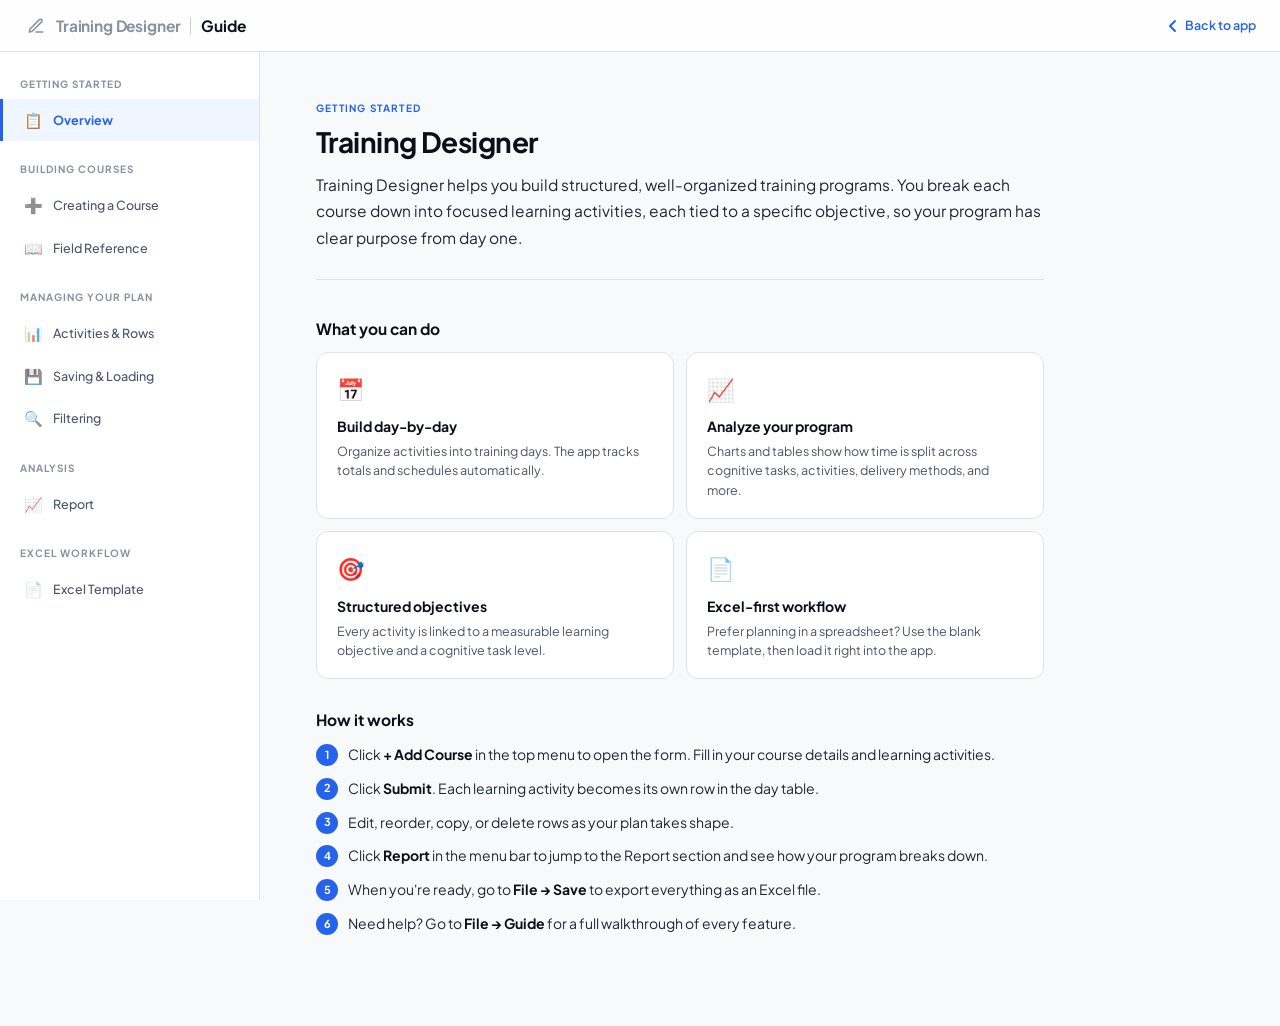
<file: guide/index.html>
<!DOCTYPE html>
<html lang="en">
<head>
  <meta charset="UTF-8">
  <meta name="viewport" content="width=device-width, initial-scale=1.0">
  <title>Training Designer: Guide</title>
  <link rel="icon" type="image/png" sizes="32x32" href="../icon.png" />
  <link rel="preconnect" href="https://fonts.googleapis.com">
  <link rel="preconnect" href="https://fonts.gstatic.com" crossorigin>
  <link href="https://fonts.googleapis.com/css2?family=Plus+Jakarta+Sans:ital,wght@0,300;0,400;0,500;0,600;0,700;1,400&display=swap" rel="stylesheet">
  <link rel="stylesheet" href="style.css">
</head>
<body>

  <!-- Top bar -->
  <header class="topbar">
    <span class="topbar-icon">
      <svg width="18" height="18" viewBox="0 0 24 24" fill="none" stroke="currentColor" stroke-width="2" stroke-linecap="round" stroke-linejoin="round">
        <path d="M12 20h9"/><path d="M16.5 3.5a2.121 2.121 0 0 1 3 3L7 19l-4 1 1-4L16.5 3.5z"/>
      </svg>
    </span>
    <span class="topbar-logo">Training Designer</span>
    <div class="topbar-sep"></div>
    <span class="topbar-title">Guide</span>
    <a href="../index.html" class="topbar-back">
      <svg width="14" height="14" viewBox="0 0 14 14" fill="none"><path d="M9 2L4 7L9 12" stroke="currentColor" stroke-width="2" stroke-linecap="round" stroke-linejoin="round"/></svg>
      Back to app
    </a>
  </header>

  <div class="layout">

    <!-- Sidebar -->
    <nav class="sidebar" id="sidebar">
      <div class="sidebar-section-label">Getting Started</div>
      <div class="nav-item active" data-panel="overview">
        <span class="nav-icon">📋</span> Overview
      </div>

      <div class="sidebar-section-label">Building Courses</div>
      <div class="nav-item" data-panel="creating">
        <span class="nav-icon">➕</span> Creating a Course
      </div>
      <div class="nav-item" data-panel="fields">
        <span class="nav-icon">📖</span> Field Reference
      </div>

      <div class="sidebar-section-label">Managing Your Plan</div>
      <div class="nav-item" data-panel="managing">
        <span class="nav-icon">📊</span> Activities &amp; Rows
      </div>
      <div class="nav-item" data-panel="saving">
        <span class="nav-icon">💾</span> Saving &amp; Loading
      </div>
      <div class="nav-item" data-panel="filtering">
        <span class="nav-icon">🔍</span> Filtering
      </div>

      <div class="sidebar-section-label">Analysis</div>
      <div class="nav-item" data-panel="report">
        <span class="nav-icon">📈</span> Report
      </div>

      <div class="sidebar-section-label">Excel Workflow</div>
      <div class="nav-item" data-panel="template">
        <span class="nav-icon">📄</span> Excel Template
      </div>
    </nav>

    <!-- Main -->
    <main class="main" id="mainContent">

      <!-- ── OVERVIEW ──────────────────────────────────────────── -->
      <section class="panel active" id="overview">
        <div class="panel-eyebrow">Getting Started</div>
        <h1 class="panel-title">Training Designer</h1>
        <p class="panel-lead">Training Designer helps you build structured, well-organized training programs. You break each course down into focused learning activities, each tied to a specific objective, so your program has clear purpose from day one.</p>

        <div class="section">
          <div class="section-title">What you can do</div>
          <div class="overview-grid">
            <div class="overview-card">
              <div class="overview-card-icon">📅</div>
              <div class="overview-card-title">Build day-by-day</div>
              <div class="overview-card-desc">Organize activities into training days. The app tracks totals and schedules automatically.</div>
            </div>
            <div class="overview-card">
              <div class="overview-card-icon">📈</div>
              <div class="overview-card-title">Analyze your program</div>
              <div class="overview-card-desc">Charts and tables show how time is split across cognitive tasks, activities, delivery methods, and more.</div>
            </div>
            <div class="overview-card">
              <div class="overview-card-icon">🎯</div>
              <div class="overview-card-title">Structured objectives</div>
              <div class="overview-card-desc">Every activity is linked to a measurable learning objective and a cognitive task level.</div>
            </div>
            <div class="overview-card">
              <div class="overview-card-icon">📄</div>
              <div class="overview-card-title">Excel-first workflow</div>
              <div class="overview-card-desc">Prefer planning in a spreadsheet? Use the blank template, then load it right into the app.</div>
            </div>
          </div>
        </div>

        <div class="section">
          <div class="section-title">How it works</div>
          <ul class="steps">
            <li>Click <strong>+ Add Course</strong> in the top menu to open the form. Fill in your course details and learning activities.</li>
            <li>Click <strong>Submit</strong>. Each learning activity becomes its own row in the day table.</li>
            <li>Edit, reorder, copy, or delete rows as your plan takes shape.</li>
            <li>Click <strong>Report</strong> in the menu bar to jump to the Report section and see how your program breaks down.</li>
            <li>When you're ready, go to <strong>File &rarr; Save</strong> to export everything as an Excel file.</li>
            <li>Need help? Go to <strong>File &rarr; Guide</strong> for a full walkthrough of every feature.</li>
          </ul>
        </div>
      </section>

      <!-- ── CREATING A COURSE ─────────────────────────────────── -->
      <section class="panel" id="creating">
        <div class="panel-eyebrow">Building Courses</div>
        <h1 class="panel-title">Creating a Course</h1>
        <p class="panel-lead">Each time you submit the form, the app creates one or more rows in your day table. Every learning activity you define becomes its own row.</p>

        <div class="section">
          <div class="section-title">Opening the form</div>
          <p>Click <strong>+ Add Course</strong> in the top menu bar. A form will appear where you can fill in the course details (day, unit, module) and at least one learning activity. When everything looks right, click <strong>Submit</strong>.</p>
        </div>

        <div class="section">
          <div class="section-title">Adding multiple activities</div>
          <p>A single course can contain several learning activities. For example, a module on "Creating a Case in Salesforce" might include a lecture, a navigation practice, and a knowledge check, each as separate activities.</p>
          <p>Click <strong>+ Learning Activity</strong> inside the form to add more. Each one gets its own objective, cognitive task, and duration, and each one becomes a separate row in the table.</p>
          <div class="callout"><strong>Tip:</strong> Use the drag handle (☰) next to each activity block to reorder them inside the form before you submit.</div>
        </div>

        <div class="section">
          <div class="section-title">Editing an existing row</div>
          <p>Click the ✏️ <strong>Edit</strong> button on any row. The form reopens with that row's data already filled in. Make your changes and submit to update it.</p>
          <div class="callout">While you're editing, all other table actions (drag, delete, copy) are disabled. Submit or cancel the edit to re-enable them.</div>
        </div>
      </section>

      <!-- ── FIELD REFERENCE ───────────────────────────────────── -->
      <section class="panel" id="fields">
        <div class="panel-eyebrow">Building Courses</div>
        <h1 class="panel-title">Field Reference</h1>
        <p class="panel-lead">A breakdown of every field in the Add Course form, what it means, and what to enter.</p>

        <div class="card">
          <div class="section-title">Course-level fields</div>
          <p style="margin-bottom:12px;color:var(--ink-tertiary);font-size:var(--text-sm);">These apply to the whole course and are shared by all activities under it.</p>
          <div class="field-row" style="padding-top:0"><span class="field-label">Day</span><span class="field-val">Which training day this course falls on. Enter a number (e.g., 1, 2, 3).</span></div>
          <div class="field-row"><span class="field-label">Unit (Main Topic)</span><span class="field-val">The broad topic that groups related content together. Example: "Salesforce", "Print Products", "Tax Form 1065".</span></div>
          <div class="field-row"><span class="field-label">Module (Subtopic)</span><span class="field-val">A specific subject within the unit. Example: "Creating a Case in Salesforce", "Running Meetings".</span></div>
        </div>

        <div class="card">
          <div class="section-title">Activity-level fields</div>
          <p style="margin-bottom:12px;color:var(--ink-tertiary);font-size:var(--text-sm);">Each learning activity has its own set of these fields.</p>
          <div class="field-row" style="padding-top:0"><span class="field-label">Duration</span><span class="field-val">How long this activity takes, in minutes.</span></div>
          <div class="field-row"><span class="field-label">Link <span style="font-weight:400;color:var(--ink-muted);font-size:var(--text-xs)">(optional)</span></span><span class="field-val">A URL to an external resource. If provided, it shows as a clickable link in the Media column. Must start with http:// or https://.</span></div>
          <div class="field-row"><span class="field-label">Plan</span><span class="field-val">The intended action for this row when reviewing or updating the program. Rows marked <strong>Remove</strong> are excluded from total duration calculations.</span></div>
          <div class="field-row"><span class="field-label">Notes <span style="font-weight:400;color:var(--ink-muted);font-size:var(--text-xs)">(optional)</span></span><span class="field-val">Any extra context that may affect delivery or future updates. Only visible in the exported Excel file.</span></div>
        </div>

        <div class="card">
          <div class="section-title">Learning Objective</div>
          <p>A clear, measurable statement of what learners should be able to do after completing this activity. Write it as an action. Examples:</p>
          <ul style="margin-top:8px;">
            <li>Verify customer identity using the two-step authentication process</li>
            <li>Locate specific legal cases using Westlaw's search tools</li>
            <li>Explain what common error messages mean during financial statement uploads</li>
          </ul>
        </div>

        <div class="card">
          <div class="section-title">Cognitive Task</div>
          <p>The level of thinking this activity requires. These build on each other, from simple recall to complex creation.</p>
          <div class="field-row" style="padding-top:6px"><span class="field-label">Remember</span><span class="field-val">Recall facts, rules, or steps exactly as learned. <em>Example: List the required fields on a case form.</em></span></div>
          <div class="field-row"><span class="field-label">Explain</span><span class="field-val">Describe how something works or restate it in your own words. <em>Example: Explain why a case gets escalated.</em></span></div>
          <div class="field-row"><span class="field-label">Apply</span><span class="field-val">Use what you've learned to complete a task in a new situation. <em>Example: Create a new case following the standard workflow.</em></span></div>
          <div class="field-row"><span class="field-label">Evaluate</span><span class="field-val">Analyze a situation and make a judgment call. <em>Example: Decide whether to escalate or resolve a case based on its details.</em></span></div>
          <div class="field-row"><span class="field-label">Create</span><span class="field-val">Combine concepts to develop something original. <em>Example: Design a custom workflow for handling a new case type.</em></span></div>
        </div>

        <div class="card">
          <div class="section-title">Learner Activity</div>
          <p>What the learner will actually be doing during this activity. Activities are organized into six groups based on the learner's cognitive role — not by topic or task level.</p>

          <div style="margin-top:16px;">
            <div style="font-size:var(--text-sm);font-weight:600;color:var(--ink-primary);margin-bottom:3px;">Receptive Instruction</div>
            <p style="margin-bottom:8px;color:var(--ink-tertiary);font-size:var(--text-sm);">The learner receives and absorbs information without being required to produce, decide, or perform.</p>
            <div class="chips">
              <span class="chip">Lecture Participation</span>
              <span class="chip">Video / Recording Review</span>
              <span class="chip">Reading</span>
              <span class="chip">Podcast / Audio Review</span>
              <span class="chip">eLearning - Read, Watch, Listen</span>
            </div>
          </div>

          <div style="margin-top:14px;">
            <div style="font-size:var(--text-sm);font-weight:600;color:var(--ink-primary);margin-bottom:3px;">Meaning Making</div>
            <p style="margin-bottom:8px;color:var(--ink-tertiary);font-size:var(--text-sm);">The learner actively organizes, connects, and makes sense of received information through reflection, questioning, or restructuring.</p>
            <div class="chips">
              <span class="chip">eLearning - Interactive</span>
              <span class="chip">Q&amp;A with Instructor / Expert</span>
              <span class="chip">Recap &amp; Debrief</span>
              <span class="chip">Reflection</span>
              <span class="chip">Facilitated Group Activity</span>
              <span class="chip">Concept Mapping / Mind Mapping</span>
              <span class="chip">Pre-Training / Advance Organizer</span>
            </div>
          </div>

          <div style="margin-top:14px;">
            <div style="font-size:var(--text-sm);font-weight:600;color:var(--ink-primary);margin-bottom:3px;">Guided Practice</div>
            <p style="margin-bottom:8px;color:var(--ink-tertiary);font-size:var(--text-sm);">The learner performs a task or applies a skill with structure and support available before being expected to work independently.</p>
            <div class="chips">
              <span class="chip">Worked Example Review</span>
              <span class="chip">eLearning - Simulate &amp; Practice</span>
              <span class="chip">Software / Tool Practice</span>
              <span class="chip">Documentation Practice</span>
              <span class="chip">Job Aid &amp; Reference Lookup Practice</span>
              <span class="chip">Shadowing &amp; Job Observation</span>
            </div>
          </div>

          <div style="margin-top:14px;">
            <div style="font-size:var(--text-sm);font-weight:600;color:var(--ink-primary);margin-bottom:3px;">Applied &amp; Social Learning</div>
            <p style="margin-bottom:8px;color:var(--ink-tertiary);font-size:var(--text-sm);">The learner performs in realistic, collaborative, or reduced-scaffolding contexts where peers, scenarios, or real work are the medium of instruction.</p>
            <div class="chips">
              <span class="chip">Role Play / Mock Conversation</span>
              <span class="chip">Scenario-Based Exercise</span>
              <span class="chip">Live Group Discussion</span>
              <span class="chip">Asynchronous Group Discussion</span>
              <span class="chip">Peer Teaching</span>
              <span class="chip">Live Customer Practice</span>
              <span class="chip">Mentorship / Coaching</span>
              <span class="chip">Meet &amp; Greet</span>
              <span class="chip">Icebreaker</span>
            </div>
          </div>

          <div style="margin-top:14px;">
            <div style="font-size:var(--text-sm);font-weight:600;color:var(--ink-primary);margin-bottom:3px;">Assessment</div>
            <p style="margin-bottom:8px;color:var(--ink-tertiary);font-size:var(--text-sm);">The learner demonstrates knowledge or skill for the purpose of verification rather than development, ranging from low-stakes checks to high-stakes summative evaluation.</p>
            <div class="chips">
              <span class="chip">Knowledge Check</span>
              <span class="chip">Self Assessment</span>
              <span class="chip">Peer Assessment</span>
              <span class="chip">Procedural Skills Assessment</span>
              <span class="chip">Written Graded Assessment</span>
              <span class="chip">Graded Practice Conversation</span>
            </div>
          </div>

          <div style="margin-top:14px;">
            <div style="font-size:var(--text-sm);font-weight:600;color:var(--ink-primary);margin-bottom:3px;">Engagement &amp; Motivation</div>
            <p style="margin-bottom:8px;color:var(--ink-tertiary);font-size:var(--text-sm);">These activities serve social, emotional, and motivational functions that enable learning rather than constitute it directly.</p>
            <div class="chips">
              <span class="chip">Learning Game</span>
              <span class="chip">Meet &amp; Greet</span>
              <span class="chip">Icebreaker</span>
            </div>
          </div>
        </div>

        <div class="card">
          <div class="section-title">Delivery Method</div>
          <p>How the learning experience is structured and delivered to the learner.</p>
          <div class="field-row" style="padding-top:6px"><span class="field-label">Instructor-Led</span><span class="field-val">A trainer guides the session in real time with direct interaction and feedback.</span></div>
          <div class="field-row"><span class="field-label">Self-Paced</span><span class="field-val">Learners work through the material independently, at their own speed.</span></div>
          <div class="field-row"><span class="field-label">On-the-Job Training</span><span class="field-val">Learning happens through supervised practice in actual work situations.</span></div>
          <div class="field-row"><span class="field-label">Microlearning</span><span class="field-val">Short, focused lessons designed to be completed quickly and applied right away.</span></div>
        </div>

        <div class="card">
          <div class="section-title">Media</div>
          <p>The material or platform the learner interacts with during this activity. Media options are organized into six groups.</p>

          <div style="margin-top:16px;">
            <div style="font-size:var(--text-sm);font-weight:600;color:var(--ink-primary);margin-bottom:3px;">Documents &amp; Text</div>
            <p style="margin-bottom:8px;color:var(--ink-tertiary);font-size:var(--text-sm);">Static text-based materials the learner reads, references, or writes in.</p>
            <div class="chips">
              <span class="chip">Text Document</span>
              <span class="chip">Spreadsheet</span>
              <span class="chip">Activity Sheet / Workbook</span>
              <span class="chip">Online Article / Web Page</span>
            </div>
          </div>

          <div style="margin-top:14px;">
            <div style="font-size:var(--text-sm);font-weight:600;color:var(--ink-primary);margin-bottom:3px;">Visual Presentation</div>
            <p style="margin-bottom:8px;color:var(--ink-tertiary);font-size:var(--text-sm);">Slide-based or graphic materials that communicate primarily through visual organization.</p>
            <div class="chips">
              <span class="chip">Slideshow</span>
              <span class="chip">Infographic / Visual Aid</span>
            </div>
          </div>

          <div style="margin-top:14px;">
            <div style="font-size:var(--text-sm);font-weight:600;color:var(--ink-primary);margin-bottom:3px;">Audio &amp; Video</div>
            <p style="margin-bottom:8px;color:var(--ink-tertiary);font-size:var(--text-sm);">Pre-produced one-way media the learner watches or listens to.</p>
            <div class="chips">
              <span class="chip">Audio Recording / Podcast</span>
              <span class="chip">Recorded Lecture</span>
              <span class="chip">Produced Instructional Video</span>
            </div>
          </div>

          <div style="margin-top:14px;">
            <div style="font-size:var(--text-sm);font-weight:600;color:var(--ink-primary);margin-bottom:3px;">Interactive Digital</div>
            <p style="margin-bottom:8px;color:var(--ink-tertiary);font-size:var(--text-sm);">Digital tools and platforms that require active learner input and respond with feedback or branching.</p>
            <div class="chips">
              <span class="chip">eLearning Module</span>
              <span class="chip">Quiz / Survey</span>
              <span class="chip">Live System / Application</span>
              <span class="chip">Digital Workspace / Notebook</span>
            </div>
          </div>

          <div style="margin-top:14px;">
            <div style="font-size:var(--text-sm);font-weight:600;color:var(--ink-primary);margin-bottom:3px;">Collaborative &amp; Social</div>
            <p style="margin-bottom:8px;color:var(--ink-tertiary);font-size:var(--text-sm);">Shared platforms and channels that enable learners to co-create, discuss, and learn with others.</p>
            <div class="chips">
              <span class="chip">Collaborative Platform</span>
              <span class="chip">Discussion Channel</span>
            </div>
          </div>

          <div style="margin-top:14px;">
            <div style="font-size:var(--text-sm);font-weight:600;color:var(--ink-primary);margin-bottom:3px;">Live &amp; Experiential</div>
            <p style="margin-bottom:8px;color:var(--ink-tertiary);font-size:var(--text-sm);">Real-time human or immersive media that cannot be replicated through recorded or digital formats.</p>
            <div class="chips">
              <span class="chip">Guest Speaker / SME Session</span>
              <span class="chip">VR / AR</span>
            </div>
          </div>
        </div>

        <div class="card">
          <div class="section-title">Content Type</div>
          <p>What kind of knowledge or skill this activity covers. The type affects how it maps against cognitive tasks in the report.</p>
          <div class="field-row" style="padding-top:6px">
            <span class="field-label">Facts / Concepts <span class="stag" style="font-size:9px;padding:1px 6px;">Info</span></span>
            <span class="field-val">Foundational knowledge that needs to be remembered and understood.</span>
          </div>
          <div class="field-row">
            <span class="field-label">Workflows <span class="stag" style="font-size:9px;padding:1px 6px;">Info</span></span>
            <span class="field-val">Multi-step processes that show how tasks or roles connect end-to-end.</span>
          </div>
          <div class="field-row">
            <span class="field-label">Software / Tools <span class="stag" style="font-size:9px;padding:1px 6px;">Procedural</span></span>
            <span class="field-val">Step-by-step instructions for using a specific application or tool.</span>
          </div>
          <div class="field-row">
            <span class="field-label">Communication Skills <span class="stag" style="font-size:9px;padding:1px 6px;">Procedural</span></span>
            <span class="field-val">Standard protocols for handling customer interactions consistently.</span>
          </div>
          <div class="field-row">
            <span class="field-label">Software / Tools <span class="stag" style="font-size:9px;padding:1px 6px;">Problem-Solving</span></span>
            <span class="field-val">Troubleshooting principles for diagnosing and fixing technical issues.</span>
          </div>
          <div class="field-row">
            <span class="field-label">Communication Skills <span class="stag" style="font-size:9px;padding:1px 6px;">Problem-Solving</span></span>
            <span class="field-val">Strategies for handling unique or complex customer situations.</span>
          </div>
        </div>
      </section>

      <!-- ── MANAGING ───────────────────────────────────────────── -->
      <section class="panel" id="managing">
        <div class="panel-eyebrow">Managing Your Plan</div>
        <h1 class="panel-title">Activities &amp; Rows</h1>
        <p class="panel-lead">Every submitted activity becomes a row in the day table. You can edit, reorder, duplicate, or remove any row at any time.</p>

        <div class="card">
          <div class="section-title">Row action buttons</div>
          <p style="margin-bottom:10px;color:var(--ink-tertiary);font-size:var(--text-sm);">Each row has four action buttons on the right side.</p>
          <div class="field-row" style="padding-top:0"><span class="field-label">✏️ Edit</span><span class="field-val">Reopens the form with this row's data so you can modify any field.</span></div>
          <div class="field-row"><span class="field-label">📋 Copy</span><span class="field-val">Creates an exact duplicate of the row directly below it.</span></div>
          <div class="field-row"><span class="field-label">🗑️ Delete</span><span class="field-val">Permanently removes the row from your training plan.</span></div>
          <div class="field-row"><span class="field-label">☰ Drag</span><span class="field-val">Click and hold to move a row up or down within its day, or drag it into a different day's table.</span></div>
        </div>

        <div class="card">
          <div class="section-title">Selecting rows &amp; bulk actions</div>
          <p>Use the checkbox on any row to select it. You can also check the box in the day header to select every row in that day at once.</p>
          <p>Once rows are selected, a <strong>Manage Selected</strong> dropdown appears in the menu bar with these options:</p>
          <div class="chips" style="margin-top:10px;">
            <span class="chip">Copy Selected</span>
            <span class="chip">Move Selected</span>
            <span class="chip">Delete Selected</span>
          </div>
          <div class="callout" style="margin-top:12px;">While rows are selected, individual row actions (edit, copy, delete, drag) and the Add Course button are disabled. Deselect all rows to re-enable them.</div>
        </div>

        <div class="card">
          <div class="section-title">Table visual indicators</div>
          <div class="field-row" style="padding-top:0"><span class="field-label">Dashed line</span><span class="field-val">Activities that share the same unit and module are grouped together with dashed borders between them.</span></div>
          <div class="field-row"><span class="field-label">Solid line</span><span class="field-val">A solid border marks where one course group ends and another begins.</span></div>
          <div class="field-row"><span class="field-label">Gray row</span><span class="field-val">A scheduled break. Break rows can be edited (to change duration), copied, deleted, and dragged just like regular rows.</span></div>
        </div>

        <div class="card">
          <div class="section-title">Breaks</div>
          <p>Click <strong>+ Add Break</strong> below any day table to insert a break row. You'll be asked for the duration in minutes. Breaks can be repositioned by dragging.</p>
          <p>Use <strong>Hide Breaks</strong> in the menu to temporarily collapse all break rows from view. Use <strong>Delete Breaks</strong> to remove them all at once.</p>
        </div>

        <div class="card">
          <div class="section-title">Total Duration</div>
          <p>Shown at the bottom of each day table. This is the sum of all activity durations for that day, displayed as both minutes and decimal hours (e.g., <em>240 min | 4 hrs</em>). Rows with the Plan set to <strong>Remove</strong> are automatically excluded from this total.</p>
        </div>

        <div class="card">
          <div class="section-title">Undo</div>
          <p>The <strong>↺</strong> button in the top menu bar lets you undo the last action. You can also press <strong>Ctrl+Z</strong> (or Cmd+Z on Mac). The app keeps up to 20 levels of undo history.</p>
          <p>Undo covers: adding, editing, or deleting activities, copying or moving rows, reordering via drag-and-drop, adding or deleting breaks, changing start time, editing product/program names, resetting, and loading a file.</p>
          <div class="callout">Undo is disabled while you're adding or editing a course. Submit or cancel the form first.</div>
        </div>

        <div class="card">
          <div class="section-title">Selection tally</div>
          <p>When you select rows using checkboxes, a floating counter appears on the right side of the screen showing the total number of selected rows and their combined duration in minutes and hours. Rows marked as <strong>Remove</strong> in the Plan column are excluded from the duration total.</p>
        </div>
      </section>

      <!-- ── SAVING ────────────────────────────────────────────── -->
      <section class="panel" id="saving">
        <div class="panel-eyebrow">Managing Your Plan</div>
        <h1 class="panel-title">Saving &amp; Loading</h1>
        <p class="panel-lead">Export your training plan as a structured Excel file, or load a previously saved file to pick up where you left off.</p>

        <div class="card">
          <div class="section-title">How to save</div>
          <p>Go to <strong>File &rarr; Save</strong> in the top menu. The save dialog lets you optionally include a date, time, and time zone in the exported file.</p>
          <p>Before saving, make sure to set your <strong>Product Name</strong> and <strong>Training Program</strong> name. You can do this by clicking the name text next to the <strong>Design</strong> or <strong>Report</strong> header. A modal will appear where you can enter or update both names. You can save without names, but the Excel fields will be empty.</p>
          <div class="field-row" style="margin-top:10px;padding-top:0"><span class="field-label">Add Date &amp; Time</span><span class="field-val">Check this box to include a start date, time, and time zone in your exported file. Useful if your team needs a concrete schedule.</span></div>
        </div>

        <div class="card">
          <div class="section-title">File naming</div>
          <p>File names are generated automatically based on your product name, program name, and a UTC timestamp. This keeps your files organized and easy to track across versions.</p>
          <code class="mono">Customer_Service__Engage_Connect__20250218_1324Z.xlsx</code>
          <div class="callout callout-warn"><strong>Important:</strong> Don't rename files manually. The naming convention is designed for version control, and changing it can make it harder to identify the current version.</div>
        </div>

        <div class="card">
          <div class="section-title">Product and program names</div>
          <p>Your product and program names appear next to the <strong>Design</strong> and <strong>Report</strong> headers. Click them at any time to open the edit modal and update the names. When no names are set, a placeholder <em>Product Name: Training Program</em> is shown.</p>
          <p>When you load a file, any names stored in the Excel are imported automatically. If the file has no names, the placeholder appears and you can set them by clicking.</p>
          <p>Name changes are covered by <strong>undo</strong>, so you can revert them if needed.</p>
        </div>

        <div class="card">
          <div class="section-title">Loading a file</div>
          <p>Go to <strong>File &rarr; Load</strong> and select a previously saved <kbd>.xlsx</kbd> file. The app reads the data and rebuilds your day tables, charts, and reports automatically.</p>
          <div class="callout callout-warn">Loading a file replaces everything currently in the app. Make sure to save your current work first if you haven't already.</div>
        </div>
      </section>

      <!-- ── FILTERING ────────────────────────────────────────────── -->
      <section class="panel" id="filtering">
        <div class="panel-eyebrow">Managing Your Plan</div>
        <h1 class="panel-title">Filtering</h1>
        <p class="panel-lead">Narrow down the activities shown in your day tables to focus on specific criteria. Filters affect only the day tables &mdash; the Report section always reflects the full, unfiltered data set.</p>

        <div class="card">
          <div class="section-title">Opening the filter</div>
          <p>Click the <strong>Filter</strong> button in the top menu bar. It appears once you have at least one activity in your plan. A modal opens with all available filter options.</p>
          <p>When filters are active, the Filter button shows a small blue dot indicator so you always know filtering is on.</p>
        </div>

        <div class="card">
          <div class="section-title">Filter types</div>
          <p>The filter modal groups filters by the type of data in each column.</p>
          <div class="field-row"><span class="field-label">Text search</span><span class="field-val">Type to search within Unit, Module, or Learning Objective. Matches are case-insensitive and partial &mdash; typing &ldquo;sales&rdquo; will match &ldquo;Salesforce&rdquo; or &ldquo;Sales Coaching&rdquo;.</span></div>
          <div class="field-row"><span class="field-label">Chip selectors</span><span class="field-val">Click one or more chips to filter by Cognitive Task, Learner Activity, Delivery Method, Media, or Type of Content. Selecting multiple chips in a category shows rows matching any of the selected values.</span></div>
          <div class="field-row"><span class="field-label">Grouped chips</span><span class="field-val">Learner Activity and Media chips are organized into named groups. Click a group chip to select or deselect all items in that group at once. When every item in a group is individually selected, the group chip highlights automatically.</span></div>
          <div class="field-row"><span class="field-label">Plan</span><span class="field-val">Filter by plan status (Keep, Remove, etc.). This section only appears when the Planner is active.</span></div>
          <div class="field-row"><span class="field-label">Duration range</span><span class="field-val">Set a minimum and/or maximum duration in minutes to show only activities within that range.</span></div>
        </div>

        <div class="card">
          <div class="section-title">Filter bar</div>
          <p>When filters are applied, a bar appears below the navigation showing your active filters as labeled tags. This gives you a quick summary of what&rsquo;s currently filtered without reopening the modal.</p>
          <p>Click <strong>Clear All</strong> on the right side of the filter bar to remove all filters at once. You can also clear all filters from within the modal using the <strong>Clear All Filters</strong> link at the bottom left.</p>
        </div>

        <div class="card">
          <div class="section-title">Filtered duration</div>
          <p>While filters are active, each day table&rsquo;s Total Duration updates to reflect only the visible (matching) rows. The number turns blue and shows a <em>(filtered)</em> label so you can tell at a glance that you&rsquo;re looking at a subset.</p>
        </div>

        <div class="card">
          <div class="section-title">How breaks are handled</div>
          <p>Break rows are only shown when your filters are purely duration-based. If any column-specific filter is active (such as Cognitive Task or Delivery Method), breaks are automatically hidden since those fields don&rsquo;t apply to them.</p>
        </div>

        <div class="callout">Filters persist while you edit, drag, or add activities. They are automatically cleared when you reset the app or remove all activities.</div>
      </section>

      <!-- ── REPORT ────────────────────────────────────────────── -->
      <section class="panel" id="report">
        <div class="panel-eyebrow">Analysis</div>
        <h1 class="panel-title">Report</h1>
        <p class="panel-lead">A detailed breakdown of your training program that helps you spot patterns, imbalances, and opportunities to improve your design.</p>

        <div class="card">
          <div class="section-title">Getting there</div>
          <p>Click the <strong>Report ↓</strong> button in the top menu to jump straight to the Report section. Once you're there, the button changes to <strong>Design ↑</strong> to bring you back to the day tables.</p>
        </div>

        <div class="card">
          <div class="section-title">Numerical tables</div>
          <p>Each report category (Cognitive Task, Learner Activity, Delivery Method, Media, Content Type) gets its own table showing:</p>
          <div class="field-row" style="margin-top:8px;padding-top:0"><span class="field-label">Count</span><span class="field-val">How many activities use that category.</span></div>
          <div class="field-row"><span class="field-label">Duration</span><span class="field-val">Total minutes spent on that category.</span></div>
          <div class="field-row"><span class="field-label">Time %</span><span class="field-val">What percentage of total program time it represents.</span></div>
          <p style="margin-top:10px;">The Learner Activity and Media tables include a <strong>Group</strong> column as the first column, showing which group each item belongs to. Column headers use the specific term for each table — Activity, Media, Method, Type, or Task — rather than a generic label.</p>
          <p style="margin-top:10px;">Click <strong>Show Days</strong> above any table to filter by specific training days for a more focused view.</p>
        </div>

        <div class="card">
          <div class="section-title">Donut charts</div>
          <p>A quick visual snapshot of how time is distributed across each category. The center shows the dominant category and its percentage. Hover over any slice for details. Useful for spotting when one category dominates or another is underrepresented.</p>
          <p style="margin-top:10px;">The Learner Activity and Media charts show <strong>group-level distribution</strong> — each of the six slices represents a group, not an individual item. The other charts (Cognitive Task, Delivery Method, Content Type) show individual item slices as before.</p>
        </div>

        <div class="card">
          <div class="section-title">Line charts</div>
          <p>These appear automatically when your program spans multiple days. The X-axis shows training days and the Y-axis shows minutes per category per day.</p>
          <p>Use these to see how emphasis shifts over time. For example, you might check whether cognitive complexity increases as the program progresses, or whether instructor-led time tapers off as learners gain independence.</p>
        </div>

        <div class="card">
          <div class="section-title">Content Type vs. Cognitive Tasks</div>
          <p>A cross-reference table at the bottom of the report. It shows how your content types (Information, Procedural, Problem-Solving) map against each cognitive task level (Remember through Create). The Procedural and Problem-Solving columns distinguish between <strong>Software / Tools</strong> and <strong>Communication Skills</strong> subtypes. This helps you confirm that your program challenges learners appropriately across different types of content.</p>
        </div>
      </section>

      <!-- ── TEMPLATE ──────────────────────────────────────────── -->
      <section class="panel" id="template">
        <div class="panel-eyebrow">Excel Workflow</div>
        <h1 class="panel-title">Excel Template</h1>
        <p class="panel-lead">If you prefer to plan in Excel first, download the blank template. It comes with dropdown menus already built into the key columns, so your data stays compatible with the app.</p>

        <div class="card">
          <div class="section-title">Columns with dropdown validation</div>
          <p>These columns have built-in list validation to keep your entries consistent when you load the file into Training Designer:</p>
          <div class="chips" style="margin-top:10px;">
            <span class="chip">Cognitive Task</span>
            <span class="chip">Learner Activity</span>
            <span class="chip">Delivery Method</span>
            <span class="chip">Media</span>
            <span class="chip">Content Type</span>
            <span class="chip">Plan</span>
          </div>
        </div>

        <div class="card">
          <div class="section-title">Loading your Excel file into the app</div>
          <ul class="steps">
            <li>Fill in the template in Excel. Each row represents one learning activity.</li>
            <li>Save the file. Keep the column headers exactly as they are.</li>
            <li>In Training Designer, go to <strong>File &rarr; Load</strong> and select your file.</li>
            <li>The app reads your data and generates day tables, reports, and charts automatically.</li>
          </ul>
          <div class="callout callout-warn" style="margin-top:8px;"><strong>Important:</strong> Do not rename, reorder, or delete any column headers. The load function maps your data by matching header names exactly.</div>
        </div>

        <div class="card">
          <div class="section-title">Download the template</div>
          <p>Get the blank Excel template with all columns and dropdown validation ready to use.</p>
          <p style="margin-top:12px;">
            <a href="../Training Designer Blank Template.xlsx" download="Training Designer Blank Template.xlsx" id="downloadTemplateLink" style="display:inline-flex;align-items:center;gap:6px;background:var(--ink-primary);color:var(--surface-0);padding:10px 20px;border-radius:var(--radius-sm);text-decoration:none;font-size:var(--text-sm);font-weight:600;transition:all 0.15s;box-shadow:var(--shadow-sm);" onmouseover="this.style.background='var(--ink-secondary)';this.style.transform='translateY(-1px)'" onmouseout="this.style.background='var(--ink-primary)';this.style.transform='translateY(0)'">
              <svg width="14" height="14" viewBox="0 0 14 14" fill="none"><path d="M7 1v9M3 7l4 4 4-4" stroke="currentColor" stroke-width="2" stroke-linecap="round" stroke-linejoin="round"/><path d="M1 12h12" stroke="currentColor" stroke-width="2" stroke-linecap="round"/></svg>
              Download Template
            </a>
          </p>
          <p style="margin-top:10px; font-size:var(--text-xs); color:var(--ink-muted);">You can also download this from within the app via <strong>File &rarr; Template</strong>.</p>
        </div>
      </section>

    </main>
  </div>

  <button class="mobile-nav-toggle" id="mobileNavToggle" aria-label="Toggle navigation">☰</button>

  <script src="app.js"></script>
</body>
</html>
</file>
<file: guide/style.css>
/* ══════════════════════════════════════════════════════════════
       DESIGN TOKENS — matches Training Designer app
       ══════════════════════════════════════════════════════════════ */
    :root {
      --surface-0: #ffffff;
      --surface-1: #f8f9fb;
      --surface-2: #f0f1f4;
      --surface-3: #e4e6eb;
      --border-light: #e0e2e8;
      --border-default: #cfd2da;
      --border-strong: #9ea3b0;

      --ink-primary: #0a0f1a;
      --ink-secondary: #1e2737;
      --ink-tertiary: #4a5568;
      --ink-muted: #8692a1;
      --ink-faint: #c5cad3;

      --accent: #2563eb;
      --accent-hover: #1d4ed8;
      --accent-soft: #eff6ff;
      --accent-border: #bfdbfe;

      --success: #059669;
      --success-soft: #ecfdf5;
      --warning: #d97706;
      --warning-soft: #fffbeb;

      --sidebar-w: 260px;
      --header-h: 52px;

      --font-sans: 'Plus Jakarta Sans', -apple-system, BlinkMacSystemFont, sans-serif;

      --text-xxs: 10px;
      --text-xs: 11px;
      --text-sm: 12.5px;
      --text-base: 14px;
      --text-md: 15.5px;
      --text-lg: 18px;
      --text-xl: 22px;
      --text-xxl: 28px;

      --radius-sm: 6px;
      --radius-md: 8px;
      --radius-lg: 12px;

      --shadow-sm: 0 1px 3px rgba(0,0,0,0.06), 0 1px 2px rgba(0,0,0,0.04);
      --shadow-md: 0 4px 12px rgba(0,0,0,0.07), 0 1px 3px rgba(0,0,0,0.04);

      --ease-out: cubic-bezier(0.16, 1, 0.3, 1);
    }

    /* ── Reset ──────────────────────────────────────────────────── */
    *, *::before, *::after { box-sizing: border-box; margin: 0; padding: 0; }

    body {
      font-family: var(--font-sans);
      background: var(--surface-1);
      color: var(--ink-primary);
      font-size: var(--text-base);
      line-height: 1.65;
      min-height: 100vh;
      -webkit-font-smoothing: antialiased;
    }

    ::selection { background: var(--accent); color: white; }

    /* ── Top Bar ────────────────────────────────────────────────── */
    .topbar {
      position: fixed;
      top: 0; left: 0; right: 0;
      height: var(--header-h);
      background: rgba(255,255,255,0.82);
      backdrop-filter: blur(16px) saturate(180%);
      -webkit-backdrop-filter: blur(16px) saturate(180%);
      border-bottom: 1px solid var(--border-light);
      display: flex;
      align-items: center;
      padding: 0 24px 0 16px;
      gap: 0;
      z-index: 200;
    }
    .topbar-icon {
      display: flex;
      align-items: center;
      justify-content: center;
      width: 40px;
      flex-shrink: 0;
      color: var(--ink-muted);
    }
    .topbar-logo {
      font-size: var(--text-md);
      font-weight: 700;
      color: var(--ink-muted);
      letter-spacing: -0.01em;
      text-decoration: none;
    }
    .topbar-sep {
      width: 1px; height: 18px;
      background: var(--border-default);
      margin: 0 10px;
    }
    .topbar-title {
      font-size: var(--text-md);
      font-weight: 700;
      color: var(--ink-primary);
      letter-spacing: -0.01em;
    }
    .topbar-back {
      margin-left: auto;
      font-size: var(--text-sm);
      color: var(--accent);
      text-decoration: none;
      font-weight: 600;
      display: flex;
      align-items: center;
      gap: 5px;
      transition: color 0.15s;
    }
    .topbar-back:hover { color: var(--accent-hover); }
    .topbar-back svg { flex-shrink: 0; }

    /* ── Layout ─────────────────────────────────────────────────── */
    .layout {
      display: flex;
      padding-top: var(--header-h);
      min-height: 100vh;
    }

    /* ── Sidebar ────────────────────────────────────────────────── */
    .sidebar {
      width: var(--sidebar-w);
      flex-shrink: 0;
      position: fixed;
      top: var(--header-h);
      left: 0;
      bottom: 0;
      overflow-y: auto;
      border-right: 1px solid var(--border-light);
      padding: 24px 0 40px;
      background: var(--surface-0);
    }
    .sidebar::-webkit-scrollbar { width: 4px; }
    .sidebar::-webkit-scrollbar-thumb { background: var(--border-default); border-radius: 4px; }

    .sidebar-section-label {
      font-size: var(--text-xxs);
      font-weight: 700;
      letter-spacing: 0.1em;
      text-transform: uppercase;
      color: var(--ink-muted);
      padding: 20px 20px 6px;
    }
    .sidebar-section-label:first-child { padding-top: 0; }

    .nav-item {
      display: flex;
      align-items: center;
      gap: 10px;
      padding: 9px 20px;
      font-size: var(--text-sm);
      font-weight: 500;
      color: var(--ink-tertiary);
      cursor: pointer;
      border-left: 3px solid transparent;
      transition: color 0.15s, border-color 0.15s, background 0.15s;
      user-select: none;
    }
    .nav-item:hover {
      color: var(--ink-primary);
      background: var(--surface-1);
    }
    .nav-item.active {
      color: var(--accent);
      font-weight: 700;
      border-left-color: var(--accent);
      background: var(--accent-soft);
    }
    .nav-item .nav-icon {
      font-size: 15px;
      flex-shrink: 0;
      width: 20px;
      text-align: center;
      opacity: 0.7;
    }
    .nav-item.active .nav-icon { opacity: 1; }

    /* ── Main Content ───────────────────────────────────────────── */
    .main {
      margin-left: var(--sidebar-w);
      flex: 1;
      padding: 48px 56px 80px;
      max-width: 840px;
    }

    /* panels */
    .panel { display: none; }
    .panel.active {
      display: block;
      animation: fadeUp 0.25s var(--ease-out) both;
    }
    @keyframes fadeUp {
      from { opacity: 0; transform: translateY(6px); }
      to   { opacity: 1; transform: translateY(0); }
    }

    /* ── Content Typography ─────────────────────────────────────── */
    .panel-eyebrow {
      font-size: var(--text-xxs);
      font-weight: 700;
      letter-spacing: 0.12em;
      text-transform: uppercase;
      color: var(--accent);
      margin-bottom: 8px;
    }
    .panel-title {
      font-size: var(--text-xxl);
      font-weight: 700;
      color: var(--ink-primary);
      line-height: 1.2;
      margin-bottom: 14px;
      letter-spacing: -0.02em;
    }
    .panel-lead {
      font-size: var(--text-md);
      font-weight: 400;
      color: var(--ink-secondary);
      line-height: 1.7;
      margin-bottom: 36px;
      padding-bottom: 28px;
      border-bottom: 1px solid var(--border-light);
    }

    /* section blocks */
    .section { margin-bottom: 28px; }
    .section:last-child { margin-bottom: 0; }

    .section-title {
      font-size: var(--text-md);
      font-weight: 700;
      color: var(--ink-primary);
      margin-bottom: 10px;
      display: flex;
      align-items: center;
      gap: 8px;
    }
    .section-title .stag {
      font-size: var(--text-xxs);
      font-weight: 600;
      letter-spacing: 0.08em;
      text-transform: uppercase;
      color: var(--surface-0);
      background: var(--accent);
      padding: 2px 8px;
      border-radius: 20px;
    }

    p {
      font-size: var(--text-base);
      color: var(--ink-secondary);
      line-height: 1.7;
      margin-bottom: 10px;
    }
    p:last-child { margin-bottom: 0; }

    ul, ol { padding-left: 20px; margin-bottom: 10px; }
    li {
      font-size: var(--text-base);
      color: var(--ink-secondary);
      line-height: 1.7;
      margin-bottom: 4px;
    }
    li strong, p strong { color: var(--ink-primary); font-weight: 700; }

    /* card */
    .card {
      background: var(--surface-0);
      border: 1px solid var(--border-light);
      border-radius: var(--radius-lg);
      padding: 20px 22px;
      margin-bottom: 14px;
      transition: border-color 0.15s, box-shadow 0.15s;
    }
    .card:last-child { margin-bottom: 0; }
    .card:hover { border-color: var(--border-default); box-shadow: var(--shadow-sm); }
    .card > .section-title { margin-bottom: 8px; }

    /* field rows */
    .field-row {
      display: grid;
      grid-template-columns: 160px 1fr;
      gap: 4px 14px;
      align-items: baseline;
      padding: 8px 0;
      border-bottom: 1px solid var(--border-light);
      font-size: var(--text-base);
    }
    .field-row:last-child { border-bottom: none; padding-bottom: 0; }
    .field-row:first-child { padding-top: 0; }
    .field-label { font-weight: 700; color: var(--ink-primary); font-size: var(--text-sm); }
    .field-val { color: var(--ink-secondary); line-height: 1.6; }

    /* chips */
    .chips { display: flex; flex-wrap: wrap; gap: 6px; margin-top: 10px; }
    .chip {
      background: var(--surface-1);
      border: 1px solid var(--border-light);
      border-radius: 20px;
      padding: 4px 13px;
      font-size: var(--text-xs);
      font-weight: 500;
      color: var(--ink-secondary);
      letter-spacing: 0.01em;
    }

    /* code/mono */
    .mono {
      font-family: 'SF Mono', 'Fira Code', Consolas, monospace;
      font-size: var(--text-sm);
      background: var(--surface-2);
      border: 1px solid var(--border-light);
      border-radius: var(--radius-sm);
      padding: 10px 14px;
      color: var(--ink-primary);
      display: block;
      margin: 8px 0;
      word-break: break-all;
    }

    /* callout */
    .callout {
      background: var(--accent-soft);
      border-left: 3px solid var(--accent);
      border-radius: 0 var(--radius-md) var(--radius-md) 0;
      padding: 12px 16px;
      margin: 12px 0;
      font-size: var(--text-sm);
      color: var(--ink-secondary);
      line-height: 1.65;
    }
    .callout strong { color: var(--ink-primary); }

    .callout-warn {
      background: var(--warning-soft);
      border-left-color: var(--warning);
    }

    /* step list */
    .steps { list-style: none; padding-left: 0; counter-reset: step-counter; }
    .steps li {
      font-size: var(--text-base);
      color: var(--ink-secondary);
      line-height: 1.7;
      margin-bottom: 10px;
      padding-left: 32px;
      position: relative;
      counter-increment: step-counter;
    }
    .steps li::before {
      content: counter(step-counter);
      position: absolute;
      left: 0;
      top: 1px;
      width: 22px;
      height: 22px;
      background: var(--accent);
      color: white;
      font-size: var(--text-xs);
      font-weight: 700;
      border-radius: 50%;
      display: flex;
      align-items: center;
      justify-content: center;
    }

    /* overview grid */
    .overview-grid {
      display: grid;
      grid-template-columns: 1fr 1fr;
      gap: 12px;
      margin-top: 8px;
    }
    .overview-card {
      background: var(--surface-0);
      border: 1px solid var(--border-light);
      border-radius: var(--radius-lg);
      padding: 18px 20px;
      transition: border-color 0.15s, box-shadow 0.15s;
    }
    .overview-card:hover {
      border-color: var(--accent-border);
      box-shadow: var(--shadow-md);
    }
    .overview-card-icon { font-size: 22px; margin-bottom: 8px; }
    .overview-card-title { font-weight: 700; font-size: var(--text-base); color: var(--ink-primary); margin-bottom: 4px; }
    .overview-card-desc { font-size: var(--text-sm); color: var(--ink-tertiary); line-height: 1.55; }

    /* kbd inline */
    kbd {
      display: inline-block;
      background: var(--surface-2);
      border: 1px solid var(--border-default);
      border-radius: 4px;
      padding: 1px 6px;
      font-family: var(--font-sans);
      font-size: var(--text-xs);
      font-weight: 600;
      color: var(--ink-secondary);
      vertical-align: baseline;
    }

    /* ── Scrollbar ──────────────────────────────────────────────── */
    ::-webkit-scrollbar { width: 6px; height: 6px; }
    ::-webkit-scrollbar-track { background: transparent; }
    ::-webkit-scrollbar-thumb { background: var(--border-default); border-radius: 3px; }
    ::-webkit-scrollbar-thumb:hover { background: var(--ink-muted); }

    /* ── Mobile ─────────────────────────────────────────────────── */
    .mobile-nav-toggle {
      display: none;
      position: fixed;
      bottom: 24px; right: 24px;
      width: 46px; height: 46px;
      background: var(--ink-primary);
      color: var(--surface-0);
      border: none;
      border-radius: 50%;
      font-size: 20px;
      cursor: pointer;
      z-index: 300;
      align-items: center;
      justify-content: center;
      box-shadow: 0 4px 16px rgba(0,0,0,0.18);
      transition: background 0.15s;
    }
    .mobile-nav-toggle:hover { background: var(--ink-secondary); }

    @media (max-width: 860px) {
      .sidebar {
        transform: translateX(-100%);
        transition: transform 0.25s var(--ease-out);
        z-index: 150;
      }
      .sidebar.open { transform: translateX(0); }
      .main { margin-left: 0; padding: 32px 24px 60px; }
      .mobile-nav-toggle { display: flex; }
      .overview-grid { grid-template-columns: 1fr; }
      .field-row { grid-template-columns: 1fr; }
    }
</file>
